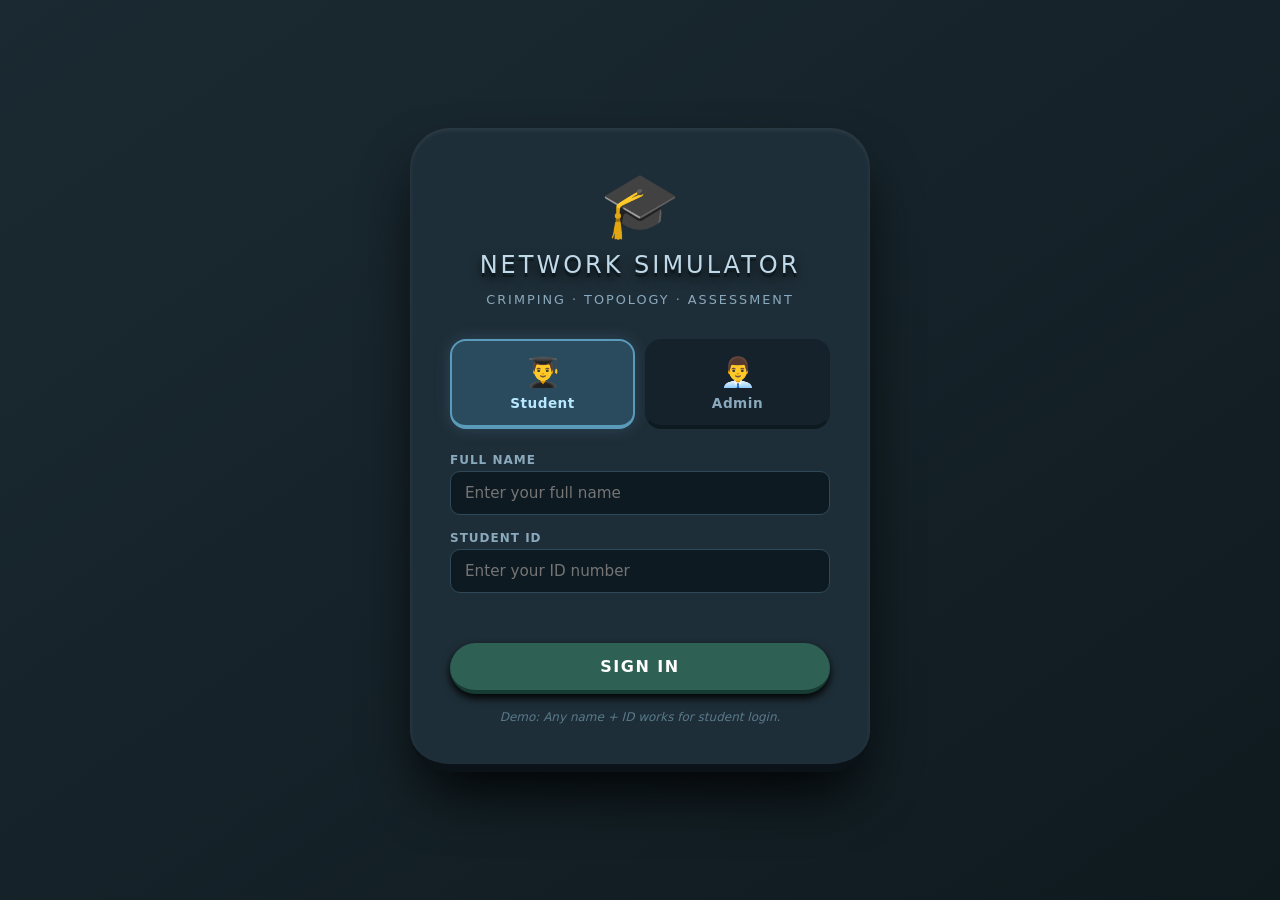
<file: index.html>
<!DOCTYPE html>
<html lang="en">
<head>
  <meta charset="UTF-8">
  <meta name="viewport" content="width=device-width, initial-scale=1.0">
  <title>Network Simulator — Login</title>
  <link rel="stylesheet" href="styles.css">
</head>
<body>

<div class="login-screen">
  <div class="login-card">
    <div class="login-logo">🎓</div>
    <h1>NETWORK SIMULATOR</h1>
    <p class="login-sub">Crimping · Topology · Assessment</p>

    <div class="login-role-selector">
      <button class="role-btn active" id="roleStudent" data-role="student" type="button">
        <span class="role-icon">👨‍🎓</span>
        <span class="role-name">Student</span>
      </button>
      <button class="role-btn" id="roleAdmin" data-role="admin" type="button">
        <span class="role-icon">👨‍💼</span>
        <span class="role-name">Admin</span>
      </button>
    </div>

    <div class="login-form">
      <div class="login-input-group">
        <label id="loginNameLabel">Full Name</label>
        <input type="text" id="loginName" placeholder="Enter your full name" autocomplete="off">
      </div>
      <div class="login-input-group" id="loginIdGroup">
        <label id="loginIdLabel">Student ID</label>
        <input type="text" id="loginId" placeholder="Enter your ID number" autocomplete="off">
      </div>
      <div class="login-input-group" id="loginPasswordGroup" style="display:none;">
        <label>Admin Password</label>
        <input type="password" id="loginPassword" placeholder="Enter admin password" autocomplete="off">
      </div>
      <div class="login-error" id="loginError"></div>
      <button class="login-btn" id="loginBtn" type="button">SIGN IN</button>
    </div>

    <div class="login-hint" id="loginHint">
      Demo: Any name + ID works for student login.
    </div>
  </div>
</div>

<script src="script.js"></script>

</body>
</html>
</file>
<file: styles.css>
/* ============================================================
   NETWORK SIMULATOR — COMPLETE STYLESHEET
   ============================================================ */

* {
  box-sizing: border-box;
  font-family: system-ui, 'Segoe UI', Roboto, 'Helvetica Neue', sans-serif;
}
body {
  background: linear-gradient(145deg, #1b2a32 0%, #0f1a1f 100%);
  min-height: 100vh;
  margin: 0;
  padding: 1rem;
  display: flex;
  justify-content: center;
  align-items: flex-start;
  color: #d2e5f2;
}
.app-container {
  background: #1e2e38;
  border-radius: 2.5rem;
  box-shadow: 0 30px 40px -15px rgba(0, 0, 0, 0.7), inset 0 2px 5px rgba(255, 255, 255, 0.08);
  padding: 1.5rem 2rem 2rem;
  max-width: 1500px;
  width: 100%;
  border-bottom: 8px solid #0b1318;
  margin: 0 auto;
}
.app-header {
  display: flex;
  justify-content: space-between;
  align-items: center;
  flex-wrap: wrap;
  gap: 1rem;
  margin-bottom: 0.5rem;
  padding-bottom: 0.8rem;
  border-bottom: 1px dashed #3f5564;
}
.app-header-left { text-align: left; }
.app-header-right { display: flex; align-items: center; gap: 12px; }
h1 {
  margin: 0 0 0.2rem 0;
  font-weight: 500;
  font-size: 1.7rem;
  letter-spacing: 2px;
  color: #c0d9e8;
  text-shadow: 0 4px 0 #0d1a20, 0 6px 12px black;
}
.subhead {
  color: #8ba9bc;
  font-size: 0.75rem;
  text-transform: uppercase;
  letter-spacing: 3px;
  font-weight: 300;
}
.user-badge {
  display: flex;
  align-items: center;
  gap: 10px;
  background: #15222b;
  border-radius: 30px;
  padding: 6px 16px 6px 8px;
  box-shadow: inset 0 0 0 2px #2a3e4a;
}
.user-icon { font-size: 1.6rem; }
.user-info { display: flex; flex-direction: column; line-height: 1.2; }
.user-name { color: #b8e8ff; font-weight: 600; font-size: 0.9rem; }
.user-role { color: #7a9bb0; font-size: 0.7rem; text-transform: uppercase; letter-spacing: 1px; }
.logout-btn {
  background: #5a3a3a;
  border: none;
  border-bottom: 3px solid #2b1a1a;
  color: #ffc9c9;
  padding: 8px 18px;
  font-size: 0.85rem;
  font-weight: 600;
  border-radius: 20px;
  cursor: pointer;
  box-shadow: 0 3px 6px black;
  transition: 0.1s;
}
.logout-btn:hover { background: #7a4a4a; }
.logout-btn:active { border-bottom-width: 1px; transform: translateY(2px); }

/* LOGIN */
.login-screen {
  position: fixed;
  inset: 0;
  background: linear-gradient(145deg, #1b2a32 0%, #0f1a1f 100%);
  display: flex;
  justify-content: center;
  align-items: center;
  z-index: 1000;
  padding: 1rem;
}
.login-card {
  background: #1e2e38;
  border-radius: 2.5rem;
  padding: 2.5rem;
  max-width: 460px;
  width: 100%;
  box-shadow: 0 30px 60px -15px black, inset 0 2px 5px rgba(255,255,255,0.08);
  border-bottom: 8px solid #0b1318;
  text-align: center;
}
.login-logo { font-size: 4rem; margin-bottom: 0.5rem; }
.login-card h1 { color: #c0d9e8; font-weight: 500; letter-spacing: 3px; margin: 0 0 0.3rem 0; font-size: 1.5rem; }
.login-sub { color: #8ba9bc; font-size: 0.8rem; letter-spacing: 2px; text-transform: uppercase; margin-bottom: 2rem; }
.login-role-selector { display: flex; gap: 10px; margin-bottom: 1.5rem; }
.role-btn {
  flex: 1;
  background: #15222b;
  border: 2px solid transparent;
  border-bottom: 4px solid #0d1a20;
  border-radius: 16px;
  padding: 14px 10px;
  cursor: pointer;
  transition: 0.15s;
  display: flex;
  flex-direction: column;
  align-items: center;
  gap: 6px;
  color: #8ba9bc;
}
.role-btn .role-icon { font-size: 1.8rem; }
.role-btn .role-name { font-size: 0.85rem; font-weight: 600; letter-spacing: 0.5px; }
.role-btn.active { background: #2a4a5e; border-color: #5a9aba; color: #b8e8ff; box-shadow: 0 0 15px #507a9650; }
.role-btn:hover { background: #1f3340; }
.login-form { display: flex; flex-direction: column; gap: 1rem; }
.login-input-group { text-align: left; }
.login-input-group label {
  display: block;
  color: #8ba9bc;
  font-size: 0.75rem;
  text-transform: uppercase;
  letter-spacing: 1px;
  margin-bottom: 4px;
  font-weight: 600;
}
.login-input-group input {
  width: 100%;
  background: #0e1a22;
  border: 1px solid #2e4a5a;
  border-radius: 10px;
  padding: 12px 14px;
  color: #e0f0ff;
  font-size: 0.95rem;
}
.login-input-group input:focus {
  outline: none;
  border-color: #5a9aba;
  box-shadow: 0 0 8px #5a9aba60;
}
.login-error { color: #ff8888; font-size: 0.8rem; min-height: 18px; text-align: center; font-weight: 500; }
.login-btn {
  background: #2f6054;
  border: none;
  border-bottom: 4px solid #163b32;
  color: white;
  padding: 14px;
  font-size: 1rem;
  font-weight: 700;
  border-radius: 30px;
  cursor: pointer;
  letter-spacing: 1.5px;
  box-shadow: 0 4px 8px black;
  transition: 0.1s;
}
.login-btn:hover { background: #3f8070; }
.login-btn:active { border-bottom-width: 2px; transform: translateY(2px); }
.login-hint { color: #5a7a8a; font-size: 0.75rem; margin-top: 1rem; font-style: italic; }

/* TABS */
.tabs {
  display: flex;
  gap: 8px;
  justify-content: center;
  margin-bottom: 1.5rem;
  flex-wrap: wrap;
  margin-top: 1rem;
}
.tab-btn {
  background: #253a46;
  border: none;
  border-bottom: 4px solid #0d1a20;
  color: #b8d0e0;
  padding: 10px 22px;
  font-size: 0.95rem;
  font-weight: 600;
  border-radius: 30px;
  cursor: pointer;
  transition: 0.1s;
  box-shadow: 0 4px 8px black;
  letter-spacing: 0.5px;
}
.tab-btn.active {
  background: #3f6880;
  border-bottom-color: #1b3848;
  color: white;
  text-shadow: 0 2px 4px black;
  box-shadow: 0 0 12px #507a96, 0 4px 8px black;
}
.tab-btn:active { border-bottom-width: 2px; transform: translateY(2px); }
.tab-content { display: none; }
.tab-content.active { display: block; }

/* DASHBOARD */
.dashboard {
  display: grid;
  grid-template-columns: repeat(auto-fit, minmax(160px, 1fr));
  gap: 12px;
  margin-bottom: 1.5rem;
}
.stat-card {
  background: #15222b;
  border-radius: 1.2rem;
  padding: 0.9rem;
  box-shadow: inset 0 0 0 2px #2a3e4a;
  text-align: center;
}
.stat-card .stat-value { font-size: 1.7rem; font-weight: 700; color: #b8e8ff; line-height: 1.2; }
.stat-card .stat-label { font-size: 0.65rem; color: #7a9bb0; text-transform: uppercase; letter-spacing: 1.5px; margin-top: 4px; }
.stat-card.pass .stat-value { color: #6ee7a0; }
.stat-card.fail .stat-value { color: #ff8888; }
.main-panel { display: flex; flex-wrap: wrap; gap: 1.5rem; justify-content: center; }

/* RJ45 */
.rj45-wrapper {
  flex: 1 1 400px;
  background: #16232b;
  border-radius: 2rem;
  padding: 1.2rem 1rem;
  box-shadow: inset 0 0 0 2px #2d4553, 0 12px 16px -8px black;
}
.rj45-title {
  text-align: center;
  font-size: 0.85rem;
  font-weight: 600;
  color: #a2c2d6;
  letter-spacing: 2px;
  margin-bottom: 0.8rem;
  text-transform: uppercase;
}
.rj45-body { display: flex; flex-direction: column; align-items: center; }
.connector-plastic {
  background: linear-gradient(145deg, #e2edf5, #b0c4d0);
  width: 340px;
  padding: 14px 8px 8px;
  border-radius: 16px 16px 8px 8px;
  box-shadow: inset 0 -6px 0 #6b7f8c, inset 0 2px 8px white, 0 10px 12px -4px black;
  border-bottom: 4px solid #4b5f6b;
  position: relative;
}
.crimp-tab {
  background: #a0b4c0;
  width: 46px;
  height: 20px;
  border-radius: 10px 10px 0 0;
  margin: 0 auto 2px;
  box-shadow: inset 0 2px 5px #dfecf5, 0 -2px 3px black;
  border-bottom: 3px solid #576b78;
}
.pin-container { display: flex; justify-content: center; gap: 4px; margin: 6px 0 4px; padding: 4px 0; }
.pin {
  width: 32px;
  height: 38px;
  background: linear-gradient(to bottom, #f0f7ff, #c2d3de);
  border-radius: 4px 4px 8px 8px;
  border: 2px solid #3e5563;
  border-top: none;
  box-shadow: inset 0 -8px 0 #9cb0bd, 0 5px 0 #273943;
  font-size: 0.7rem;
  font-weight: bold;
  display: flex;
  align-items: center;
  justify-content: center;
  color: #1b2b35;
  transition: all 0.1s;
  cursor: pointer;
  user-select: none;
}
.pin.active { box-shadow: inset 0 -8px 0 #f5c542, 0 5px 0 #273943, 0 0 12px #ffd966; transform: scale(1.02); background: #fef7e0; }
.pin.selected { outline: 3px solid #ffb347; outline-offset: 1px; }
.wire-slot {
  display: flex;
  flex-direction: column;
  margin-top: 8px;
  background: #1a2933;
  padding: 10px 8px 6px;
  border-radius: 40px 40px 20px 20px;
  box-shadow: inset 0 0 0 2px #2a3e4b, inset 0 8px 12px rgba(0,0,0,0.6);
}
.wire-row {
  display: flex;
  align-items: center;
  justify-content: flex-start;
  padding: 3px 4px;
  gap: 8px;
  border-bottom: 1px solid #2a3e4b;
}
.wire-row:last-child { border-bottom: none; }
.slot-label { color: #7a9bb0; font-size: 0.7rem; font-weight: bold; width: 20px; text-align: right; }
.wire-indicator {
  flex: 1;
  height: 16px;
  border-radius: 6px;
  background: #1a2a34;
  box-shadow: inset 0 2px 4px black;
  position: relative;
  overflow: hidden;
  cursor: pointer;
  transition: 0.1s;
}
.wire-indicator:hover { box-shadow: inset 0 2px 4px black, 0 0 8px #ffb34780; }
.wire-indicator .wire-fill {
  position: absolute;
  left: 0; top: 0; bottom: 0;
  width: 0%;
  border-radius: 6px;
  transition: width 0.2s;
}
.wire-indicator.filled { box-shadow: inset 0 2px 4px black, 0 0 4px #4a8aaa; }
.wire-indicator .wire-label {
  position: absolute;
  right: 6px;
  top: 50%;
  transform: translateY(-50%);
  font-size: 0.6rem;
  color: #fff;
  text-shadow: 0 1px 2px black;
  font-weight: bold;
  pointer-events: none;
  opacity: 0;
  transition: opacity 0.2s;
}
.wire-indicator.filled .wire-label { opacity: 1; }

/* CONTROL PANEL */
.control-panel {
  flex: 1 1 400px;
  background: #15222b;
  border-radius: 2rem;
  padding: 1.5rem;
  box-shadow: inset 0 0 0 2px #2a3e4a, 0 12px 16px -8px black;
  display: flex;
  flex-direction: column;
  gap: 1.1rem;
}
.cable-type-selector { display: flex; gap: 10px; justify-content: center; flex-wrap: wrap; }
.cable-btn {
  background: #253a46;
  border: 2px solid transparent;
  border-bottom: 4px solid #0d1a20;
  color: #b8d0e0;
  padding: 10px 20px;
  font-size: 0.9rem;
  font-weight: 600;
  border-radius: 30px;
  cursor: pointer;
  transition: 0.1s;
  box-shadow: 0 4px 8px black;
  letter-spacing: 0.5px;
  display: flex;
  align-items: center;
  gap: 6px;
  flex: 1 0 auto;
  justify-content: center;
}
.cable-btn.active { background: #3f6880; border-color: #5a9aba; color: white; box-shadow: 0 0 12px #507a96; }
.cable-btn:active { border-bottom-width: 2px; transform: translateY(2px); }
.task-banner {
  background: #0d1a22;
  border-radius: 1.2rem;
  padding: 0.9rem 1rem;
  text-align: center;
  color: #b8d0e0;
  border-left: 5px solid #5f8aa8;
  font-size: 0.85rem;
  font-weight: 500;
}
.task-banner strong { color: #ffd966; }
.status-area {
  background: #0d1a22;
  border-radius: 1.2rem;
  padding: 0.8rem 1rem;
  text-align: center;
  font-weight: 500;
  box-shadow: inset 0 0 10px #00000066;
  color: #d2e5f2;
  border-left: 5px solid #5f8aa8;
  font-size: 0.95rem;
  min-height: 60px;
  display: flex;
  align-items: center;
  justify-content: center;
  word-break: break-word;
}
.status-area.ok { border-left-color: #2f9e44; color: #b8f0c8; }
.status-area.error { border-left-color: #e03131; color: #ffc9c9; }
.button-group { display: flex; flex-wrap: wrap; gap: 8px; justify-content: center; }
.btn {
  background: #2e4553;
  border: none;
  border-bottom: 4px solid #101e26;
  color: #e7f0f7;
  padding: 12px 16px;
  font-size: 0.85rem;
  font-weight: 600;
  border-radius: 30px;
  cursor: pointer;
  transition: 0.1s;
  box-shadow: 0 3px 6px black;
  letter-spacing: 0.5px;
  display: inline-flex;
  align-items: center;
  justify-content: center;
  flex: 1 0 auto;
  min-width: 90px;
}
.btn:active { border-bottom-width: 2px; transform: translateY(2px); }
.btn:disabled { opacity: 0.45; pointer-events: none; filter: grayscale(0.6); }
.btn-crimp { background: #6d4c2e; border-bottom-color: #3b291a; }
.btn-reset { background: #384f5e; }
.btn-verify { background: #2f6054; border-bottom-color: #163b32; }
.btn-randomize { background: #4a3a6a; border-bottom-color: #2a1f3a; }
.btn-next { background: #3f5a7a; border-bottom-color: #1f2e44; }
.feedback {
  font-size: 0.85rem;
  color: #b8d4e7;
  text-align: center;
  border-top: 1px dashed #3b5564;
  padding-top: 10px;
  font-style: italic;
  min-height: 40px;
}
.result-output { background: #0a141b; border-radius: 1.2rem; padding: 1rem; box-shadow: inset 0 0 0 2px #1f3340; }
.result-output-title {
  font-size: 0.7rem;
  color: #7a9bb0;
  text-transform: uppercase;
  letter-spacing: 2px;
  text-align: center;
  margin-bottom: 8px;
  font-weight: 600;
}
.result-output-body {
  background: #0e1a22;
  border-radius: 10px;
  padding: 16px;
  text-align: center;
  font-size: 1rem;
  font-weight: 600;
  color: #7a9bb0;
  min-height: 60px;
  display: flex;
  align-items: center;
  justify-content: center;
  transition: 0.2s;
}
.result-output-body.pass { background: #0f2a1a; color: #6ee7a0; box-shadow: 0 0 15px #2f9e4440; }
.result-output-body.fail { background: #2a0f0f; color: #ff8888; box-shadow: 0 0 15px #e0313140; }
.result-placeholder { color: #5a7a8a; font-weight: 400; font-style: italic; font-size: 0.85rem; }
.result-icon { font-size: 2rem; display: block; margin-bottom: 4px; }
.result-details { font-size: 0.8rem; margin-top: 8px; color: #b8d0e0; font-weight: 400; text-align: left; line-height: 1.6; }
.result-details strong { color: #ffd966; }
.wire-palette { display: flex; justify-content: center; gap: 6px; margin: 10px 0 4px; flex-wrap: wrap; }
.palette-item {
  width: 42px;
  height: 42px;
  border-radius: 10px;
  border: 2px solid #667f8e;
  cursor: pointer;
  transition: 0.1s;
  box-shadow: 0 3px 0 #0e171d;
  position: relative;
  overflow: hidden;
}
.palette-item:hover { transform: scale(1.1); }
.palette-item.active-palette { outline: 3px solid #ffb347; outline-offset: 2px; }
.palette-item .stripe-overlay {
  position: absolute;
  inset: 0;
  background: repeating-linear-gradient(
    90deg,
    transparent, transparent 5px,
    rgba(255,255,255,0.85) 5px, rgba(255,255,255,0.85) 10px
  );
  opacity: 0.6;
}
.progress-steps { display: flex; justify-content: center; gap: 8px; margin-bottom: 1rem; flex-wrap: wrap; }
.step {
  display: flex;
  align-items: center;
  gap: 6px;
  background: #1a2c38;
  border-radius: 20px;
  padding: 6px 14px;
  font-size: 0.75rem;
  color: #7a9bb0;
  border: 2px solid transparent;
  transition: 0.2s;
}
.step.active { border-color: #ffb347; color: #ffd966; background: #2a3a48; box-shadow: 0 0 10px #ffb34740; }
.step.done { border-color: #2f9e44; color: #6ee7a0; background: #1a2e22; }
.step-num {
  width: 18px;
  height: 18px;
  border-radius: 50%;
  background: #2e4a5a;
  color: #b8d0e0;
  font-size: 0.65rem;
  display: flex;
  align-items: center;
  justify-content: center;
  font-weight: bold;
}
.step.active .step-num { background: #ffb347; color: #1b2a32; }
.step.done .step-num { background: #2f9e44; color: white; }

/* EXAM */
.exam-container { display: flex; justify-content: center; padding: 1rem 0; }
.exam-card {
  background: #15222b;
  border-radius: 2rem;
  padding: 2.5rem;
  max-width: 680px;
  width: 100%;
  box-shadow: inset 0 0 0 2px #2a3e4a, 0 20px 30px -10px black;
  text-align: center;
}
.exam-icon { font-size: 4rem; margin-bottom: 0.5rem; }
.exam-card h2 { color: #c0d9e8; font-weight: 500; letter-spacing: 2px; margin: 0 0 0.5rem 0; font-size: 1.6rem; }
.exam-desc { color: #8ba9bc; font-size: 0.9rem; line-height: 1.6; margin-bottom: 1.5rem; }
.exam-config-display {
  display: grid;
  grid-template-columns: repeat(4, 1fr);
  gap: 10px;
  background: #0e1a22;
  border-radius: 1.2rem;
  padding: 1rem;
  margin-bottom: 1.5rem;
}
.exam-config-item { text-align: center; }
.ec-label { font-size: 0.6rem; color: #7a9bb0; text-transform: uppercase; letter-spacing: 1px; margin-bottom: 4px; }
.ec-value { color: #b8e8ff; font-weight: 700; font-size: 1.1rem; }
.exam-rules {
  background: #0e1a22;
  border-radius: 1.2rem;
  padding: 1.2rem 1.5rem;
  text-align: left;
  border-left: 5px solid #f5a623;
  margin-bottom: 1.5rem;
}
.exam-rules h3 { color: #ffd966; font-size: 0.85rem; letter-spacing: 1.5px; margin: 0 0 0.8rem 0; text-transform: uppercase; }
.exam-rules ul { margin: 0; padding-left: 1.2rem; color: #b8d0e0; font-size: 0.85rem; line-height: 1.7; }
.exam-rules li { margin-bottom: 0.3rem; }
.exam-form { display: grid; grid-template-columns: 1fr 1fr; gap: 12px; margin-bottom: 1.5rem; }
.exam-start-btn {
  background: #2f6054;
  border: none;
  border-bottom: 5px solid #163b32;
  color: white;
  padding: 16px 32px;
  font-size: 1.1rem;
  font-weight: 700;
  border-radius: 30px;
  cursor: pointer;
  box-shadow: 0 6px 12px black;
  letter-spacing: 1px;
  width: 100%;
  transition: 0.1s;
}
.exam-start-btn:active { border-bottom-width: 2px; transform: translateY(3px); }
.exam-start-btn:hover { background: #3f8070; }
.exam-warning { color: #ff8888; font-size: 0.85rem; margin-top: 0.8rem; min-height: 20px; font-weight: 500; }
.exam-refresh-btn {
  background: #3a5a7a;
  border: none;
  border-bottom: 4px solid #1a2e42;
  color: #e7f0f7;
  padding: 12px 24px;
  font-size: 0.9rem;
  font-weight: 600;
  border-radius: 30px;
  cursor: pointer;
  box-shadow: 0 3px 6px black;
  transition: 0.1s;
  margin-top: 1rem;
}
.exam-refresh-btn:hover { background: #4a7a9a; }
.exam-refresh-btn:active { border-bottom-width: 2px; transform: translateY(2px); }
.violation-banner {
  display: none;
  background: #4a0f0f;
  border: 2px solid #e03131;
  border-radius: 12px;
  padding: 12px 20px;
  margin-bottom: 1rem;
  color: #ffc9c9;
  font-weight: 600;
  align-items: center;
  gap: 10px;
}
.violation-banner.show { display: flex; }
.violation-icon { font-size: 1.5rem; }
.exam-header {
  display: flex;
  align-items: center;
  justify-content: space-between;
  background: #0d1a22;
  border-radius: 1.5rem;
  padding: 1rem 1.5rem;
  margin-bottom: 1rem;
  box-shadow: inset 0 0 0 2px #2a3e4a;
  flex-wrap: wrap;
  gap: 1rem;
}
.exam-student-info { display: flex; flex-direction: column; gap: 2px; }
.exam-student-name { color: #b8e8ff; font-weight: 700; font-size: 1rem; }
.exam-student-id { color: #7a9bb0; font-size: 0.75rem; letter-spacing: 1px; }
.exam-header-center { flex: 1; min-width: 180px; text-align: center; }
.exam-progress-text { color: #8ba9bc; font-size: 0.8rem; margin-bottom: 6px; }
.exam-progress-bar { height: 8px; background: #1a2c38; border-radius: 4px; overflow: hidden; }
.exam-progress-fill {
  height: 100%;
  background: linear-gradient(90deg, #4a8aaa, #6ee7a0);
  border-radius: 4px;
  transition: width 0.3s;
  width: 0%;
}
.exam-header-right { text-align: right; }
.exam-timer { font-family: 'Consolas', monospace; font-size: 1.5rem; font-weight: 700; color: #ffd966; line-height: 1; }
.exam-timer.danger { color: #ff8888; animation: timerPulse 1s infinite; }
@keyframes timerPulse { 0%, 100% { opacity: 1; } 50% { opacity: 0.5; } }
.exam-violations { font-size: 0.75rem; color: #8ba9bc; margin-top: 4px; }
.exam-violations.has-violation { color: #ff8888; font-weight: 700; }
.exam-content { background: #15222b; border-radius: 2rem; padding: 1.5rem; box-shadow: inset 0 0 0 2px #2a3e4a; }
.exam-task-card {
  background: #0d1a22;
  border-radius: 1.2rem;
  padding: 1rem 1.5rem;
  margin-bottom: 1.2rem;
  border-left: 5px solid #ffb347;
  text-align: center;
}
.exam-task-label { font-size: 0.65rem; color: #ffb347; letter-spacing: 2px; font-weight: 700; margin-bottom: 4px; }
.exam-task-desc { color: #d2e5f2; font-size: 0.95rem; }
.exam-main { display: flex; flex-wrap: wrap; gap: 1.5rem; justify-content: center; }
.exam-rj45-wrapper {
  flex: 1 1 380px;
  background: #16232b;
  border-radius: 1.5rem;
  padding: 1rem;
  box-shadow: inset 0 0 0 2px #2d4553;
  display: flex;
  justify-content: center;
}
.exam-sidepanel { flex: 1 1 320px; display: flex; flex-direction: column; gap: 1rem; }
.exam-status-area {
  background: #0d1a22;
  border-radius: 1.2rem;
  padding: 0.9rem 1rem;
  text-align: center;
  font-weight: 500;
  box-shadow: inset 0 0 10px #00000066;
  color: #d2e5f2;
  border-left: 5px solid #5f8aa8;
  font-size: 0.9rem;
  min-height: 60px;
  display: flex;
  align-items: center;
  justify-content: center;
  word-break: break-word;
}
.exam-status-area.ok { border-left-color: #2f9e44; color: #b8f0c8; }
.exam-status-area.error { border-left-color: #e03131; color: #ffc9c9; }
.exam-button-group { display: flex; gap: 10px; }
.exam-feedback {
  background: #0a141b;
  border-radius: 1rem;
  padding: 0.8rem;
  color: #b8d4e7;
  font-size: 0.85rem;
  text-align: center;
  font-style: italic;
  min-height: 40px;
  display: flex;
  align-items: center;
  justify-content: center;
}
.exam-result-mini { background: #0a141b; border-radius: 1rem; padding: 0.8rem; box-shadow: inset 0 0 0 2px #1f3340; }
.exam-result-mini-title {
  font-size: 0.6rem;
  color: #7a9bb0;
  text-transform: uppercase;
  letter-spacing: 2px;
  text-align: center;
  margin-bottom: 6px;
}
.exam-result-mini-body { color: #8ba9bc; font-size: 0.85rem; text-align: center; }
.exam-result-mini-body.pass { color: #6ee7a0; font-weight: 700; }
.exam-result-mini-body.fail { color: #ff8888; font-weight: 700; }
.exam-score-summary { background: #0d1a22; border-radius: 1rem; padding: 1rem; box-shadow: inset 0 0 0 2px #2a3e4a; }
.exam-score-row {
  display: flex;
  justify-content: space-between;
  padding: 6px 0;
  border-bottom: 1px solid #1a2c38;
  color: #8ba9bc;
  font-size: 0.85rem;
}
.exam-score-row:last-child { border-bottom: none; }
.exam-score-row strong { color: #b8e8ff; font-size: 1rem; }
.exam-results-screen { display: flex; justify-content: center; padding: 1rem 0; }
.exam-result-card { max-width: 720px; }
.exam-result-sub { color: #8ba9bc; margin-bottom: 1.5rem; font-size: 0.9rem; }
.exam-result-details {
  background: #0b151c;
  border-radius: 12px;
  padding: 12px;
  margin: 1rem 0;
  text-align: left;
  max-height: 250px;
  overflow-y: auto;
}
.exam-detail-row {
  display: flex;
  align-items: center;
  gap: 10px;
  padding: 6px 0;
  border-bottom: 1px solid #1a2c38;
  font-size: 0.85rem;
}
.exam-detail-row:last-child { border-bottom: none; }
.exam-detail-row .edr-num {
  width: 26px;
  height: 26px;
  border-radius: 50%;
  background: #2e4a5a;
  color: #b8d0e0;
  display: flex;
  align-items: center;
  justify-content: center;
  font-size: 0.75rem;
  font-weight: bold;
  flex-shrink: 0;
}
.exam-detail-row.pass .edr-num { background: #2f9e44; color: white; }
.exam-detail-row.fail .edr-num { background: #e03131; color: white; }
.exam-detail-row .edr-info { flex: 1; color: #b8d0e0; }
.exam-detail-row .edr-score { font-weight: 700; }
.exam-detail-row.pass .edr-score { color: #6ee7a0; }
.exam-detail-row.fail .edr-score { color: #ff8888; }
.result-grid { display: grid; grid-template-columns: repeat(2, 1fr); gap: 10px; margin-bottom: 1.5rem; }
.result-item { background: #0e1a22; border-radius: 12px; padding: 10px; text-align: center; }
.result-item .ri-label { font-size: 0.65rem; color: #7a9bb0; text-transform: uppercase; letter-spacing: 1px; }
.result-item .ri-value { font-size: 1.3rem; font-weight: 700; color: #b8e8ff; margin-top: 4px; }
.modal-actions { display: flex; gap: 10px; justify-content: center; }
.modal-actions .btn { flex: 1; }
.anticheat-overlay {
  position: fixed;
  inset: 0;
  background: rgba(10, 0, 0, 0.95);
  z-index: 99999;
  display: flex;
  justify-content: center;
  align-items: center;
}
.anticheat-content { text-align: center; color: #ffc9c9; max-width: 500px; padding: 2rem; }
.anticheat-icon { font-size: 5rem; margin-bottom: 1rem; }
.anticheat-content h2 { color: #ff8888; font-size: 2rem; letter-spacing: 3px; margin: 0 0 1rem 0; }
.anticheat-content p { font-size: 1rem; line-height: 1.6; margin: 0.5rem 0; }
.anticheat-warn { color: #ffb347 !important; font-weight: 700; margin-top: 1.5rem !important; }

/* EXAM LAB */
.exam-lab-wrapper {
  flex: 1 1 100%;
  background: #16232b;
  border-radius: 1.5rem;
  padding: 1rem;
  box-shadow: inset 0 0 0 2px #2d4553;
  display: flex;
  flex-direction: column;
  gap: 0.8rem;
}
.exam-lab-wrapper canvas {
  width: 100%;
  height: 380px;
  background: #101c24;
  border-radius: 1rem;
  display: block;
  cursor: crosshair;
  box-shadow: inset 0 0 30px #00000080;
}
.exam-lab-toolbar { display: flex; flex-wrap: wrap; gap: 6px; justify-content: center; }
.exam-lab-toolbar .pt-device-btn { font-size: 0.75rem; padding: 5px 10px; }
.exam-lab-tools { display: flex; flex-wrap: wrap; gap: 6px; justify-content: center; }
.exam-subnet-wrapper { flex: 1 1 100%; display: flex; justify-content: center; }
.exam-subnet-panel {
  background: #16232b;
  border-radius: 1.5rem;
  padding: 1.5rem;
  box-shadow: inset 0 0 0 2px #2d4553;
  width: 100%;
  max-width: 620px;
}
.exam-subnet-header { color: #b8e8ff; font-weight: 600; font-size: 1.05rem; margin-bottom: 1rem; text-align: center; letter-spacing: 1px; }
.exam-subnet-given {
  background: #0e1a22;
  border-radius: 10px;
  padding: 10px 14px;
  color: #ffd966;
  font-weight: 600;
  margin-bottom: 1rem;
  text-align: center;
  border-left: 4px solid #ffd966;
}
.exam-subnet-field { display: flex; flex-direction: column; gap: 4px; margin-bottom: 12px; }
.exam-subnet-field label { color: #8ba9bc; font-size: 0.75rem; text-transform: uppercase; letter-spacing: 1px; font-weight: 600; }
.exam-subnet-field input {
  background: #0e1a22;
  border: 1px solid #2e4a5a;
  border-radius: 10px;
  padding: 10px 14px;
  color: #e0f0ff;
  font-size: 0.9rem;
  font-family: 'Consolas', monospace;
  width: 100%;
}
.exam-subnet-field input:focus { outline: none; border-color: #5a9aba; box-shadow: 0 0 8px #5a9aba60; }
.exam-firewall-panel,
.exam-ping-panel,
.exam-lb-panel {
  flex: 1 1 100%;
  background: #16232b;
  border-radius: 1.2rem;
  padding: 1rem;
  box-shadow: inset 0 0 0 2px #2d4553;
  display: flex;
  flex-direction: column;
  gap: 10px;
}
.exam-firewall-panel label,
.exam-ping-panel label,
.exam-lb-panel label {
  color: #8ba9bc;
  font-size: 0.75rem;
  text-transform: uppercase;
  letter-spacing: 1px;
  font-weight: 600;
}
.exam-firewall-panel select,
.exam-ping-panel select,
.exam-lb-panel select {
  background: #0e1a22;
  border: 1px solid #2e4a5a;
  border-radius: 10px;
  padding: 10px 14px;
  color: #e0f0ff;
  font-size: 0.9rem;
  width: 100%;
}
.exam-ping-target { color: #ffd966; font-weight: 600; font-size: 0.95rem; }

/* RETAKE MODAL */
.retake-modal-overlay {
  position: fixed;
  inset: 0;
  background: rgba(10, 15, 22, 0.92);
  z-index: 10000;
  display: flex;
  justify-content: center;
  align-items: center;
  padding: 1rem;
}
.retake-modal {
  background: #1e2e38;
  border-radius: 2rem;
  padding: 2rem;
  max-width: 480px;
  width: 100%;
  box-shadow: 0 30px 60px -15px black, inset 0 2px 5px rgba(255,255,255,0.08);
  border-bottom: 6px solid #0b1318;
  text-align: center;
}
.retake-icon { font-size: 3.5rem; margin-bottom: 0.5rem; }
.retake-modal h2 { color: #ffd966; font-size: 1.4rem; letter-spacing: 2px; margin: 0 0 1rem 0; }
.retake-desc { color: #b8d0e0; font-size: 0.9rem; line-height: 1.6; margin-bottom: 1.5rem; }
.retake-error { color: #ff8888; font-size: 0.85rem; min-height: 20px; text-align: center; margin-top: 0.8rem; font-weight: 600; }

/* NETWORK LAB */
.pt-layout { display: flex; flex-wrap: wrap; gap: 1rem; }
.pt-sidebar {
  flex: 0 0 200px;
  background: #15222b;
  border-radius: 1.5rem;
  padding: 1rem;
  box-shadow: inset 0 0 0 2px #2a3e4a;
  display: flex;
  flex-direction: column;
  gap: 1rem;
}
.pt-sidebar-section { display: flex; flex-direction: column; gap: 6px; }
.pt-sidebar-title {
  color: #b0d0e5;
  font-size: 0.75rem;
  letter-spacing: 1.5px;
  text-transform: uppercase;
  font-weight: 600;
  border-bottom: 1px dashed #3f5564;
  padding-bottom: 4px;
}
.pt-device-btn {
  background: #1f3340;
  border: 2px solid transparent;
  border-radius: 10px;
  padding: 6px 10px;
  display: flex;
  align-items: center;
  gap: 8px;
  color: #d0e4f0;
  font-size: 0.8rem;
  cursor: pointer;
  transition: 0.1s;
}
.pt-device-btn:hover { background: #2a4758; }
.pt-device-btn.selected { border-color: #ffb347; background: #2e4c5e; box-shadow: 0 0 8px #ffb34750; }
.pt-device-btn .icon { font-size: 1.1rem; }
.pt-main { flex: 1 1 600px; display: flex; flex-direction: column; gap: 0.8rem; }
.pt-canvas-wrapper {
  background: #0b151c;
  border-radius: 1.5rem;
  padding: 1rem;
  box-shadow: inset 0 0 0 2px #2d4553;
  position: relative;
}
canvas#topoCanvas {
  width: 100%;
  height: 460px;
  background: #101c24;
  border-radius: 1rem;
  display: block;
  cursor: crosshair;
  box-shadow: inset 0 0 30px #00000080;
}
.pt-toolbar { display: flex; gap: 6px; justify-content: center; flex-wrap: wrap; margin-top: 8px; }
.tool-btn {
  background: #1f3340;
  border: 2px solid #2e4a5a;
  color: #b8d0e0;
  padding: 6px 14px;
  font-size: 0.75rem;
  font-weight: 600;
  border-radius: 20px;
  cursor: pointer;
  transition: 0.1s;
  display: flex;
  align-items: center;
  gap: 5px;
}
.tool-btn.active { background: #3f6880; border-color: #5a9aba; color: white; box-shadow: 0 0 10px #507a96; }
.tool-btn:hover { background: #2a4758; }
.pt-rightpanel { flex: 1 1 320px; display: flex; flex-direction: column; gap: 0.8rem; }
.pt-card { background: #15222b; border-radius: 1.2rem; padding: 1rem; box-shadow: inset 0 0 0 2px #2a3e4a; }
.pt-card-title {
  color: #b0d0e5;
  font-size: 0.8rem;
  letter-spacing: 1.5px;
  text-transform: uppercase;
  font-weight: 600;
  border-bottom: 1px dashed #3f5564;
  padding-bottom: 6px;
  margin-bottom: 8px;
  display: flex;
  align-items: center;
  gap: 6px;
}
.pt-form-row { display: flex; flex-direction: column; gap: 4px; margin-bottom: 8px; }
.pt-form-row label { font-size: 0.7rem; color: #8ba9bc; text-transform: uppercase; letter-spacing: 1px; }
.pt-form-row input,
.pt-form-row select {
  background: #0e1a22;
  border: 1px solid #2e4a5a;
  border-radius: 8px;
  padding: 8px 10px;
  color: #e0f0ff;
  font-size: 0.85rem;
  width: 100%;
}
.pt-form-row input:focus,
.pt-form-row select:focus { outline: none; border-color: #5a9aba; box-shadow: 0 0 6px #5a9aba60; }
.pt-btn {
  background: #2f4f60;
  border: none;
  border-bottom: 3px solid #0c1b23;
  color: #e7f0f7;
  padding: 9px 16px;
  font-size: 0.8rem;
  font-weight: 600;
  border-radius: 20px;
  cursor: pointer;
  box-shadow: 0 3px 6px black;
  width: 100%;
  transition: 0.1s;
}
.pt-btn:active { border-bottom-width: 1px; transform: translateY(2px); }
.pt-btn:hover { background: #3f6a80; }
.pt-btn.green { background: #2f6054; border-bottom-color: #163b32; }
.pt-btn.green:hover { background: #3f8070; }
.pt-btn.red { background: #6a3a3a; border-bottom-color: #2b1a1a; }
.pt-btn.red:hover { background: #8a4a4a; }
.pt-btn.blue { background: #3a5a7a; border-bottom-color: #1a2e42; }
.pt-btn.blue:hover { background: #4a7a9a; }
.pt-result {
  background: #0b161d;
  border-radius: 10px;
  padding: 10px;
  margin-top: 8px;
  font-size: 0.8rem;
  color: #c2dae8;
  border-left: 4px solid #4f8aa8;
  word-break: break-word;
  min-height: 40px;
}
.pt-result.ok { border-left-color: #2f9e44; color: #b8f0c8; }
.pt-result.error { border-left-color: #e03131; color: #ffc9c9; }
.pt-result.warn { border-left-color: #f5a623; color: #ffe0a8; }
.device-summary { display: flex; flex-wrap: wrap; gap: 6px; margin-top: 8px; }
.device-tag {
  background: #1f3a48;
  border-radius: 20px;
  padding: 4px 12px;
  font-size: 0.7rem;
  color: #c8e2f0;
  border: 1px solid #3f6a80;
  cursor: pointer;
  transition: 0.1s;
}
.device-tag:hover { background: #2a4a5a; }
.device-tag.selected { border-color: #ffb347; box-shadow: 0 0 8px #ffb34760; }
.connection-hint {
  position: absolute;
  bottom: 80px;
  left: 50%;
  transform: translateX(-50%);
  background: rgba(15, 30, 40, 0.9);
  color: #8ab8d0;
  padding: 6px 14px;
  border-radius: 20px;
  font-size: 0.75rem;
  border: 1px solid #2e4a5a;
  pointer-events: none;
  white-space: nowrap;
}
.topo-type-badge {
  display: flex;
  align-items: center;
  justify-content: center;
  gap: 10px;
  padding: 10px;
  border-radius: 12px;
  background: #0a141b;
  border: 2px solid #2e4a5a;
  margin-top: 8px;
  transition: 0.2s;
}
.topo-type-badge.detected { border-color: #4a9b8e; background: #0d1f22; box-shadow: 0 0 15px #4a9b8e40; }
.topo-type-icon { font-size: 1.6rem; }
.topo-type-label { font-size: 0.6rem; color: #7a9bb0; text-transform: uppercase; letter-spacing: 1.5px; }
.topo-type-name { font-size: 0.95rem; font-weight: 700; color: #b8e8d8; }
.topo-type-desc { font-size: 0.7rem; color: #8ab8a8; margin-top: 2px; }
.lb-stats { display: flex; flex-direction: column; gap: 6px; }
.lb-server {
  background: #0e1a22;
  border-radius: 10px;
  padding: 8px 10px;
  border-left: 4px solid #4a8aaa;
  font-size: 0.78rem;
  color: #b8d0e0;
  display: flex;
  justify-content: space-between;
  align-items: center;
}
.lb-server .lb-name { font-weight: 600; }
.lb-server .lb-load { font-size: 0.7rem; color: #6ee7a0; background: #0f2a1a; padding: 2px 8px; border-radius: 10px; }
.lb-server .lb-load.high { color: #ff8888; background: #2a0f0f; }
.lb-server .lb-load.med { color: #ffd966; background: #2a2a0f; }
.security-log {
  background: #0b151c;
  border-radius: 10px;
  padding: 8px;
  max-height: 160px;
  overflow-y: auto;
  font-family: 'Consolas', 'Monaco', monospace;
  font-size: 0.72rem;
  display: flex;
  flex-direction: column;
  gap: 4px;
}
.log-entry {
  padding: 4px 8px;
  border-radius: 6px;
  border-left: 3px solid #2e4a5a;
  background: #0e1a22;
  color: #b8d0e0;
}
.log-entry.info { border-left-color: #4a8aaa; }
.log-entry.success { border-left-color: #2f9e44; color: #b8f0c8; }
.log-entry.warn { border-left-color: #f5a623; color: #ffe0a8; }
.log-entry.error { border-left-color: #e03131; color: #ffc9c9; }
.log-entry .log-time { color: #5a7a8a; font-size: 0.65rem; margin-right: 6px; }

/* ADMIN */
.admin-layout { display: flex; flex-wrap: wrap; gap: 1.5rem; }
.admin-sidebar {
  flex: 0 0 220px;
  background: #15222b;
  border-radius: 1.5rem;
  padding: 1rem;
  box-shadow: inset 0 0 0 2px #2a3e4a;
  display: flex;
  flex-direction: column;
  gap: 1rem;
}
.admin-sidebar-section { display: flex; flex-direction: column; gap: 6px; }
.admin-sidebar-title {
  color: #b0d0e5;
  font-size: 0.75rem;
  letter-spacing: 1.5px;
  text-transform: uppercase;
  font-weight: 600;
  border-bottom: 1px dashed #3f5564;
  padding-bottom: 4px;
}
.admin-menu-item {
  background: #1f3340;
  border: 2px solid transparent;
  border-radius: 10px;
  padding: 10px 12px;
  display: flex;
  align-items: center;
  gap: 10px;
  color: #d0e4f0;
  font-size: 0.85rem;
  cursor: pointer;
  transition: 0.1s;
}
.admin-menu-item:hover { background: #2a4758; }
.admin-menu-item.active { border-color: #ffb347; background: #2e4c5e; box-shadow: 0 0 10px #ffb34750; color: #ffd966; }
.ami-icon { font-size: 1.1rem; }
.admin-main { flex: 1 1 600px; }
.admin-panel { display: none; }
.admin-panel.active { display: block; }
.admin-panel-header { margin-bottom: 1.5rem; }
.admin-panel-header h2 { color: #b8e8ff; font-weight: 500; letter-spacing: 2px; margin: 0 0 4px 0; font-size: 1.4rem; }
.admin-panel-header p { color: #8ba9bc; font-size: 0.85rem; margin: 0; }
.admin-exam-status-card {
  background: #0d1a22;
  border-radius: 1.5rem;
  padding: 1.5rem;
  display: flex;
  justify-content: space-between;
  align-items: center;
  flex-wrap: wrap;
  gap: 1rem;
  margin-bottom: 1.5rem;
  box-shadow: inset 0 0 0 2px #2a3e4a;
  border-left: 6px solid #e03131;
  transition: 0.3s;
}
.admin-exam-status-card.open { border-left-color: #2f9e44; }
.aesc-left { display: flex; align-items: center; gap: 16px; }
.aesc-icon { font-size: 2.5rem; }
.aesc-label { font-size: 0.7rem; color: #7a9bb0; text-transform: uppercase; letter-spacing: 1.5px; }
.aesc-status { color: #ff8888; font-weight: 700; font-size: 1.4rem; letter-spacing: 1px; line-height: 1.2; }
.admin-exam-status-card.open .aesc-status { color: #6ee7a0; }
.aesc-sub { color: #8ba9bc; font-size: 0.8rem; margin-top: 4px; }
.admin-toggle-btn {
  border: none;
  border-bottom: 4px solid;
  color: white;
  padding: 14px 28px;
  font-size: 1rem;
  font-weight: 700;
  border-radius: 30px;
  cursor: pointer;
  letter-spacing: 1px;
  box-shadow: 0 4px 8px black;
  transition: 0.1s;
}
.admin-toggle-btn:active { border-bottom-width: 2px; transform: translateY(2px); }
.admin-toggle-btn.open { background: #2f6054; border-bottom-color: #163b32; }
.admin-toggle-btn.open:hover { background: #3f8070; }
.admin-toggle-btn.close { background: #6a3a3a; border-bottom-color: #2b1a1a; }
.admin-toggle-btn.close:hover { background: #8a4a4a; }
.admin-config-section {
  background: #15222b;
  border-radius: 1.5rem;
  padding: 1.5rem;
  box-shadow: inset 0 0 0 2px #2a3e4a;
  margin-bottom: 1.5rem;
}
.admin-config-section h3 {
  color: #b0d0e5;
  font-size: 0.9rem;
  letter-spacing: 1.5px;
  text-transform: uppercase;
  margin: 0 0 1rem 0;
  border-bottom: 1px dashed #3f5564;
  padding-bottom: 8px;
}
.admin-config-grid {
  display: grid;
  grid-template-columns: repeat(auto-fit, minmax(180px, 1fr));
  gap: 12px;
  margin-bottom: 1rem;
}
.admin-config-item { display: flex; flex-direction: column; gap: 4px; }
.admin-config-item label { font-size: 0.75rem; color: #8ba9bc; text-transform: uppercase; letter-spacing: 1px; font-weight: 600; }
.admin-config-item input,
.admin-config-item select {
  background: #0e1a22;
  border: 1px solid #2e4a5a;
  border-radius: 10px;
  padding: 10px 12px;
  color: #e0f0ff;
  font-size: 0.95rem;
  width: 100%;
}
.admin-config-item input:focus,
.admin-config-item select:focus { outline: none; border-color: #5a9aba; box-shadow: 0 0 8px #5a9aba60; }
.admin-save-btn {
  background: #3a5a7a;
  border: none;
  border-bottom: 4px solid #1a2e42;
  color: white;
  padding: 12px 24px;
  font-size: 0.9rem;
  font-weight: 700;
  border-radius: 30px;
  cursor: pointer;
  letter-spacing: 1px;
  box-shadow: 0 3px 6px black;
  transition: 0.1s;
  width: 100%;
}
.admin-save-btn:hover { background: #4a7a9a; }
.admin-save-btn:active { border-bottom-width: 2px; transform: translateY(2px); }
.admin-config-msg { color: #6ee7a0; font-size: 0.85rem; text-align: center; margin-top: 0.8rem; min-height: 20px; font-weight: 600; }
.admin-preview-grid { display: grid; grid-template-columns: repeat(4, 1fr); gap: 10px; background: #0e1a22; border-radius: 1.2rem; padding: 1rem; }
.admin-preview-item { text-align: center; }
.api-label { font-size: 0.6rem; color: #7a9bb0; text-transform: uppercase; letter-spacing: 1px; margin-bottom: 4px; }
.api-value { color: #b8e8ff; font-weight: 700; font-size: 1.15rem; }
.admin-results-actions { display: flex; gap: 10px; margin-bottom: 1.5rem; flex-wrap: wrap; }
.admin-action-btn {
  background: #2f4f60;
  border: none;
  border-bottom: 3px solid #0c1b23;
  color: #e7f0f7;
  padding: 10px 20px;
  font-size: 0.85rem;
  font-weight: 600;
  border-radius: 20px;
  cursor: pointer;
  box-shadow: 0 3px 6px black;
  transition: 0.1s;
}
.admin-action-btn:hover { background: #3f6a80; }
.admin-action-btn:active { border-bottom-width: 1px; transform: translateY(2px); }
.admin-action-btn.danger { background: #6a3a3a; border-bottom-color: #2b1a1a; }
.admin-action-btn.danger:hover { background: #8a4a4a; }
.admin-results-summary { display: grid; grid-template-columns: repeat(auto-fit, minmax(140px, 1fr)); gap: 12px; margin-bottom: 1.5rem; }
.admin-summary-item { background: #15222b; border-radius: 1.2rem; padding: 1rem; box-shadow: inset 0 0 0 2px #2a3e4a; text-align: center; }
.admin-summary-item .asi-value { color: #b8e8ff; font-size: 1.6rem; font-weight: 700; line-height: 1.2; }
.admin-summary-item .asi-label { font-size: 0.65rem; color: #7a9bb0; text-transform: uppercase; letter-spacing: 1.5px; margin-top: 4px; }
.admin-summary-item.pass .asi-value { color: #6ee7a0; }
.admin-summary-item.fail .asi-value { color: #ff8888; }
.admin-results-table-wrapper { background: #15222b; border-radius: 1.5rem; padding: 1rem; box-shadow: inset 0 0 0 2px #2a3e4a; overflow-x: auto; }
.admin-results-table { width: 100%; border-collapse: collapse; font-size: 0.85rem; }
.admin-results-table th {
  text-align: left;
  color: #7a9bb0;
  font-size: 0.7rem;
  text-transform: uppercase;
  letter-spacing: 1px;
  padding: 10px 12px;
  border-bottom: 2px solid #2e4a5a;
}
.admin-results-table td { padding: 10px 12px; color: #b8d0e0; border-bottom: 1px solid #1a2c38; }
.admin-results-table tr:last-child td { border-bottom: none; }
.admin-results-table tr:hover td { background: #1a2c38; }
.empty-row { text-align: center; color: #5a7a8a; font-style: italic; padding: 20px !important; }
.badge-pass { background: #0f2a1a; color: #6ee7a0; padding: 3px 10px; border-radius: 10px; font-size: 0.7rem; font-weight: 700; }
.badge-fail { background: #2a0f0f; color: #ff8888; padding: 3px 10px; border-radius: 10px; font-size: 0.7rem; font-weight: 700; }
.admin-info-grid { display: grid; grid-template-columns: repeat(auto-fit, minmax(200px, 1fr)); gap: 12px; margin-bottom: 1.5rem; }
.admin-info-card { background: #15222b; border-radius: 1.2rem; padding: 1.2rem; box-shadow: inset 0 0 0 2px #2a3e4a; text-align: center; }
.aic-icon { font-size: 2rem; margin-bottom: 8px; }
.aic-title { color: #7a9bb0; font-size: 0.7rem; text-transform: uppercase; letter-spacing: 1.5px; margin-bottom: 4px; }
.aic-value { color: #b8e8ff; font-weight: 700; font-size: 1rem; }
.task-config-fields {
  background: #0e1a22;
  border-radius: 1rem;
  padding: 1rem;
  margin: 1rem 0;
  border-left: 4px solid #4a8aaa;
}
.task-list {
  background: #0e1a22;
  border-radius: 1rem;
  padding: 1rem;
  min-height: 100px;
  display: flex;
  flex-direction: column;
  gap: 8px;
}
.task-item {
  background: #15222b;
  border-radius: 10px;
  padding: 10px 14px;
  display: flex;
  align-items: center;
  gap: 12px;
  border-left: 4px solid #4a8aaa;
}
.task-item .ti-icon { font-size: 1.4rem; }
.task-item .ti-body { flex: 1; }
.task-item .ti-title { color: #b8e8ff; font-weight: 600; font-size: 0.9rem; }
.task-item .ti-meta { color: #7a9bb0; font-size: 0.75rem; margin-top: 2px; }
.task-item .ti-points { background: #2a3a48; color: #ffd966; padding: 3px 10px; border-radius: 12px; font-size: 0.75rem; font-weight: 700; }
.task-item .ti-remove {
  background: #6a3a3a;
  color: #ffc9c9;
  border: none;
  border-radius: 8px;
  padding: 4px 10px;
  font-size: 0.75rem;
  font-weight: 600;
  cursor: pointer;
}
.task-item .ti-remove:hover { background: #8a4a4a; }

/* RESPONSIVE */
@media (max-width: 900px) {
  .admin-layout { flex-direction: column; }
  .admin-sidebar { flex: 1 1 auto; }
  .pt-layout { flex-direction: column; }
  .pt-sidebar { flex: 1 1 auto; }
}
@media (max-width: 700px) {
  .app-container { padding: 1rem; border-radius: 1.5rem; }
  h1 { font-size: 1.3rem; }
  .exam-form, .admin-config-grid { grid-template-columns: 1fr; }
  .exam-header { flex-direction: column; text-align: center; }
  .exam-header-right { text-align: center; }
  .exam-config-display, .admin-preview-grid { grid-template-columns: repeat(2, 1fr); }
  .admin-exam-status-card { flex-direction: column; text-align: center; }
  .connector-plastic { width: 100%; max-width: 340px; }
  .exam-lab-wrapper canvas { height: 260px; }
  .login-card { padding: 1.5rem; }
}
</file>
